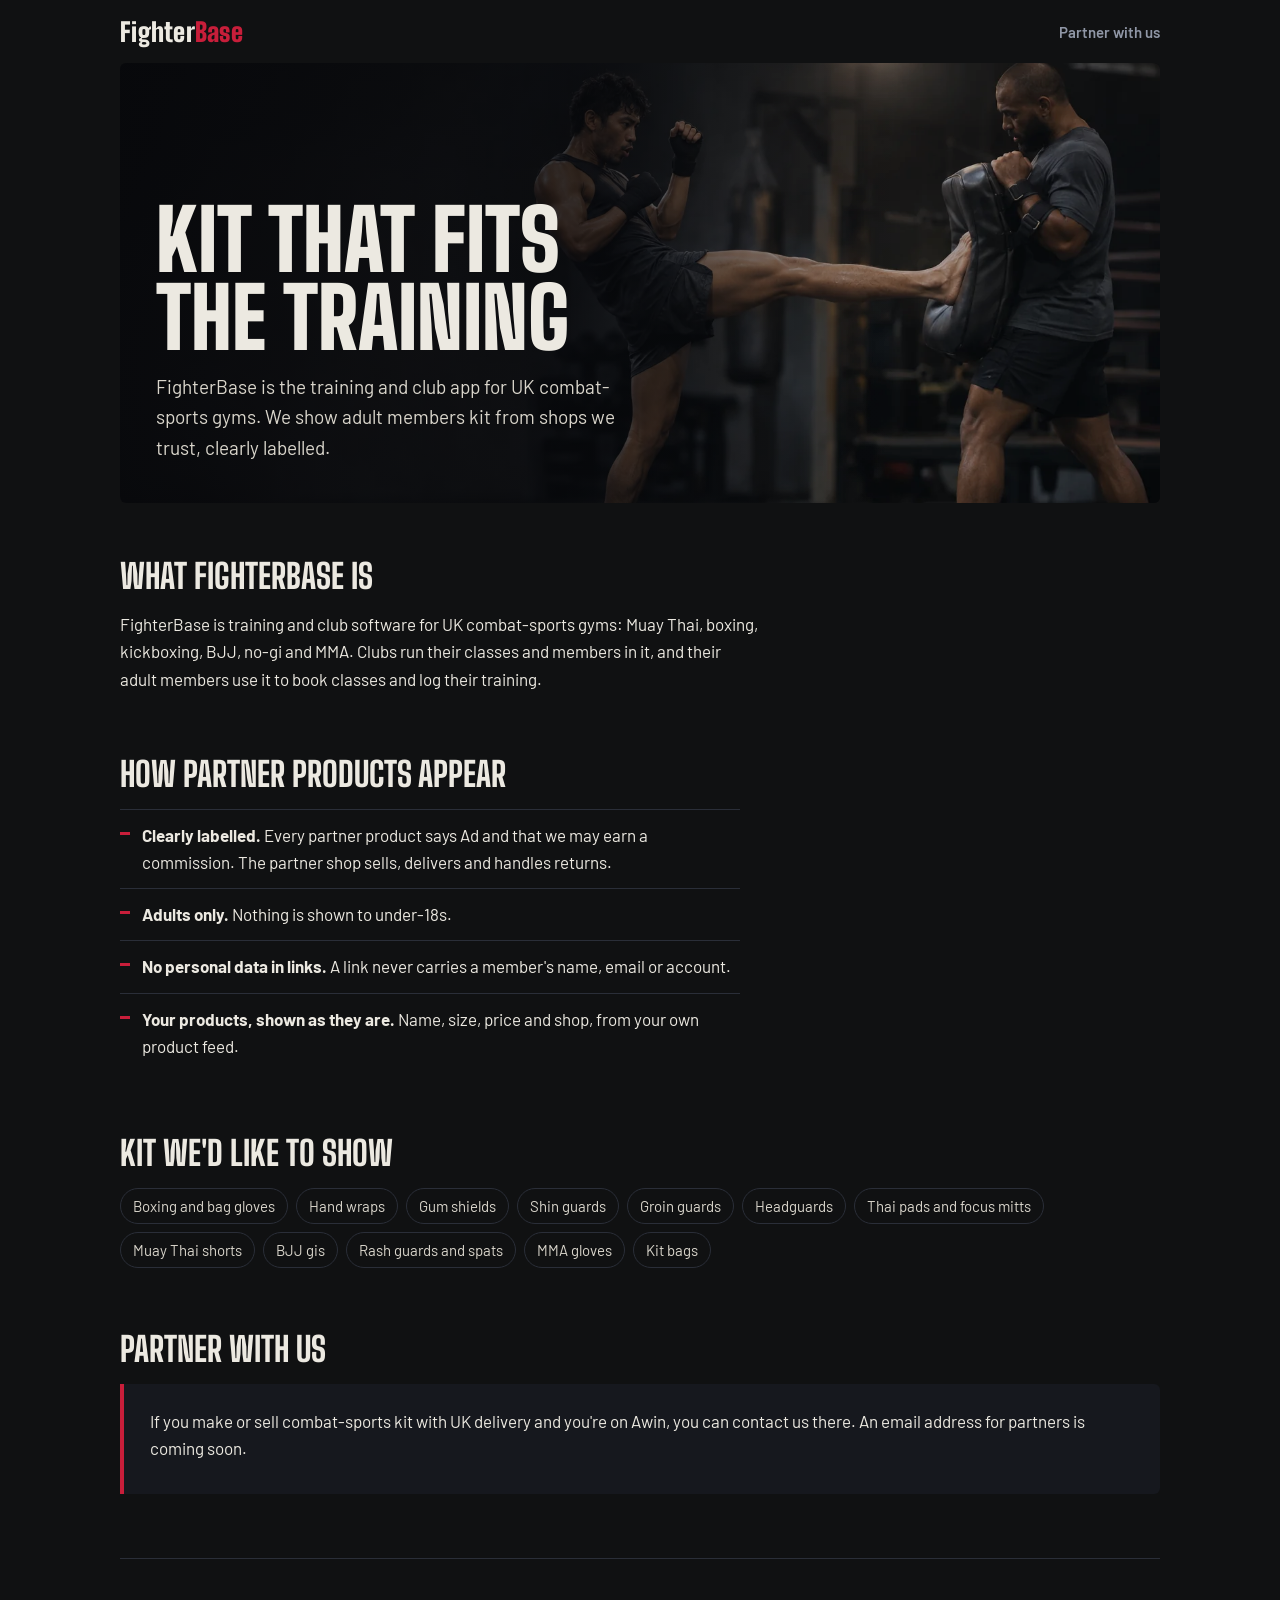
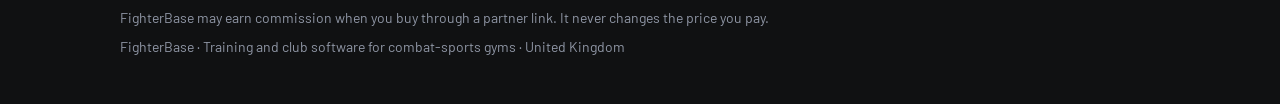
<file: partners/index.html>
<!doctype html>
<html lang="en-GB">
<head>
<meta charset="utf-8">
<meta name="viewport" content="width=device-width,initial-scale=1">
<title>Partners | FighterBase</title>
<meta name="description" content="How partner kit appears in FighterBase, the training and club app for UK combat-sports gyms, and how to work with us.">
<!-- v410 (FB-073, FB-074): kept out of search on purpose (Steve 16 Nov 21:11: keep the idea private); Awin and brands open the link directly. -->
<meta name="robots" content="noindex,nofollow">
<link rel="icon" href="/icon-64.png">
<link rel="stylesheet" href="/fonts/fonts.css"><!-- v414 (Legal PA L7): our own copy of the fonts -->
<style>
:root{--bg:#101112;--surface:#16181E;--line:#2A2E38;--fg:#ECE9E1;--muted:#9097A6;--red:#C81E3A;--red-text:#E5455C;--gold:#E8DFC8;
--display:"Big Shoulders Display","Arial Narrow",Impact,sans-serif;--body:"Barlow",system-ui,-apple-system,"Segoe UI",sans-serif}
*{box-sizing:border-box}
html{-webkit-text-size-adjust:100%}
body{margin:0;background:var(--bg);color:var(--fg);font:400 17px/1.6 var(--body)}
a{color:var(--red-text)}
a:focus-visible,button:focus-visible{outline:2px solid var(--gold);outline-offset:3px}
.wrap{max-width:1080px;margin:0 auto;padding:0 20px}
header.top{display:flex;align-items:center;justify-content:space-between;padding:18px 0}
.brand{font:900 26px/1 var(--display);letter-spacing:.01em;color:var(--fg);text-decoration:none}
.brand span{color:var(--red)}
.top nav a{color:var(--muted);text-decoration:none;font-weight:600;font-size:15px}
.top nav a:hover{color:var(--fg)}
.hero{position:relative;min-height:440px;display:flex;align-items:flex-end;border-radius:6px;overflow:hidden;background:#07080B}
.hero img{position:absolute;inset:0;width:100%;height:100%;object-fit:cover;object-position:70% 40%;opacity:.72}
.hero::after{content:"";position:absolute;inset:0;background:linear-gradient(90deg,rgba(7,8,11,.94) 0%,rgba(7,8,11,.7) 45%,rgba(7,8,11,0) 75%)}
.hero .in{position:relative;z-index:1;padding:40px 36px;max-width:560px}
h1{font:900 clamp(46px,8vw,84px)/.92 var(--display);margin:0 0 16px;text-transform:uppercase}
.lede{font-size:19px;color:#D9D5CB;margin:0}
section{padding:56px 0 8px}
h2{font:800 34px/1 var(--display);text-transform:uppercase;margin:0 0 18px}
.cols{display:grid;grid-template-columns:1fr 1fr;gap:48px}
.cols p{margin:0 0 14px;max-width:60ch}
.wide{max-width:64ch;margin:0}
ul.rules{list-style:none;padding:0;margin:0}
ul.rules li{padding:12px 0 12px 22px;border-top:1px solid var(--line);position:relative;max-width:62ch}
ul.rules li::before{content:"";position:absolute;left:0;top:22px;width:10px;height:3px;background:var(--red)}
ul.rules li b{color:var(--fg)}
.card{background:var(--surface);border:1px solid var(--line);border-radius:6px;padding:18px;max-width:360px}
.card .ad{display:inline-block;font-weight:700;font-size:12px;letter-spacing:.04em;color:#101112;background:var(--gold);border-radius:3px;padding:1px 6px;margin-bottom:10px}
.card .nm{font-weight:700;font-size:18px;margin:0}
.card .meta{color:var(--muted);font-size:14px;margin:2px 0 12px}
.card .why{font-size:15px;margin:0 0 14px}
.card .buy{display:block;text-align:center;background:var(--red);color:#fff;text-decoration:none;font-weight:700;border-radius:4px;padding:10px}
.card .note{color:var(--muted);font-size:13px;margin:10px 0 0}
.kinds{display:flex;flex-wrap:wrap;gap:8px;margin:0;padding:0;list-style:none}
.kinds li{border:1px solid var(--line);border-radius:999px;padding:5px 12px;font-size:15px;color:#D9D5CB}
.contact{background:var(--surface);border-left:4px solid var(--red);padding:24px 26px;border-radius:0 6px 6px 0;margin:8px 0 0}
.contact p{margin:0 0 8px}
.contact a.mail{font:800 26px/1.2 var(--display);text-decoration:none;color:var(--fg);border-bottom:2px solid var(--red)}
footer{color:var(--muted);font-size:14px;padding:48px 0 40px;border-top:1px solid var(--line);margin-top:56px}
footer p{margin:0 0 6px}
@media (max-width:760px){
 body{font-size:16px}
 .wrap{padding:0 16px}
 .hero{min-height:380px}
 .hero .in{padding:28px 20px}
 .hero::after{background:linear-gradient(0deg,rgba(7,8,11,.96) 0%,rgba(7,8,11,.75) 55%,rgba(7,8,11,.2) 100%)}
 .cols{grid-template-columns:1fr;gap:28px}
 section{padding:40px 0 4px}
 .contact{padding:20px 18px}
 .contact a.mail{font-size:22px;overflow-wrap:anywhere}
}
@media (prefers-reduced-motion:reduce){*{scroll-behavior:auto!important}}
</style>
</head>
<body>
<div class="wrap">
<header class="top">
 <a class="brand" href="/">Fighter<span>Base</span></a>
 <nav aria-label="Main"><a href="#contact">Partner with us</a></nav>
</header>

<div class="hero">
 <img src="hero.webp" alt="A fighter throws a front kick into a kick shield held by a training partner" width="1536" height="1024">
 <div class="in">
  <h1>Kit that fits the training</h1>
  <p class="lede">FighterBase is the training and club app for UK combat-sports gyms. We show adult members kit from shops we trust, clearly labelled.</p>
 </div>
</div>

<section aria-labelledby="what">
 <h2 id="what">What FighterBase is</h2>
 <p class="wide">FighterBase is training and club software for UK combat-sports gyms: Muay Thai, boxing, kickboxing, BJJ, no-gi and MMA. Clubs run their classes and members in it, and their adult members use it to book classes and log their training.</p>
</section>

<section id="how" aria-labelledby="how-h">
 <h2 id="how-h">How partner products appear</h2>
 <ul class="rules">
  <li><b>Clearly labelled.</b> Every partner product says Ad and that we may earn a commission. The partner shop sells, delivers and handles returns.</li>
  <li><b>Adults only.</b> Nothing is shown to under-18s.</li>
  <li><b>No personal data in links.</b> A link never carries a member's name, email or account.</li>
  <li><b>Your products, shown as they are.</b> Name, size, price and shop, from your own product feed.</li>
 </ul>
</section>

<section aria-labelledby="kit-h">
 <h2 id="kit-h">Kit we'd like to show</h2>
 <ul class="kinds">
  <li>Boxing and bag gloves</li><li>Hand wraps</li><li>Gum shields</li><li>Shin guards</li><li>Groin guards</li><li>Headguards</li>
  <li>Thai pads and focus mitts</li><li>Muay Thai shorts</li><li>BJJ gis</li><li>Rash guards and spats</li><li>MMA gloves</li><li>Kit bags</li>
 </ul>
</section>

<section id="contact" aria-labelledby="contact-h">
 <h2 id="contact-h">Partner with us</h2>
 <div class="contact">
  <p>If you make or sell combat-sports kit with UK delivery and you're on Awin, you can contact us there. An email address for partners is coming soon.</p>
 </div>
</section>

<footer>
 <p>FighterBase may earn commission when you buy through a partner link. It never changes the price you pay.</p>
 <p>FighterBase · Training and club software for combat-sports gyms · United Kingdom</p>
</footer>
</div>
</body>
</html>
</file>
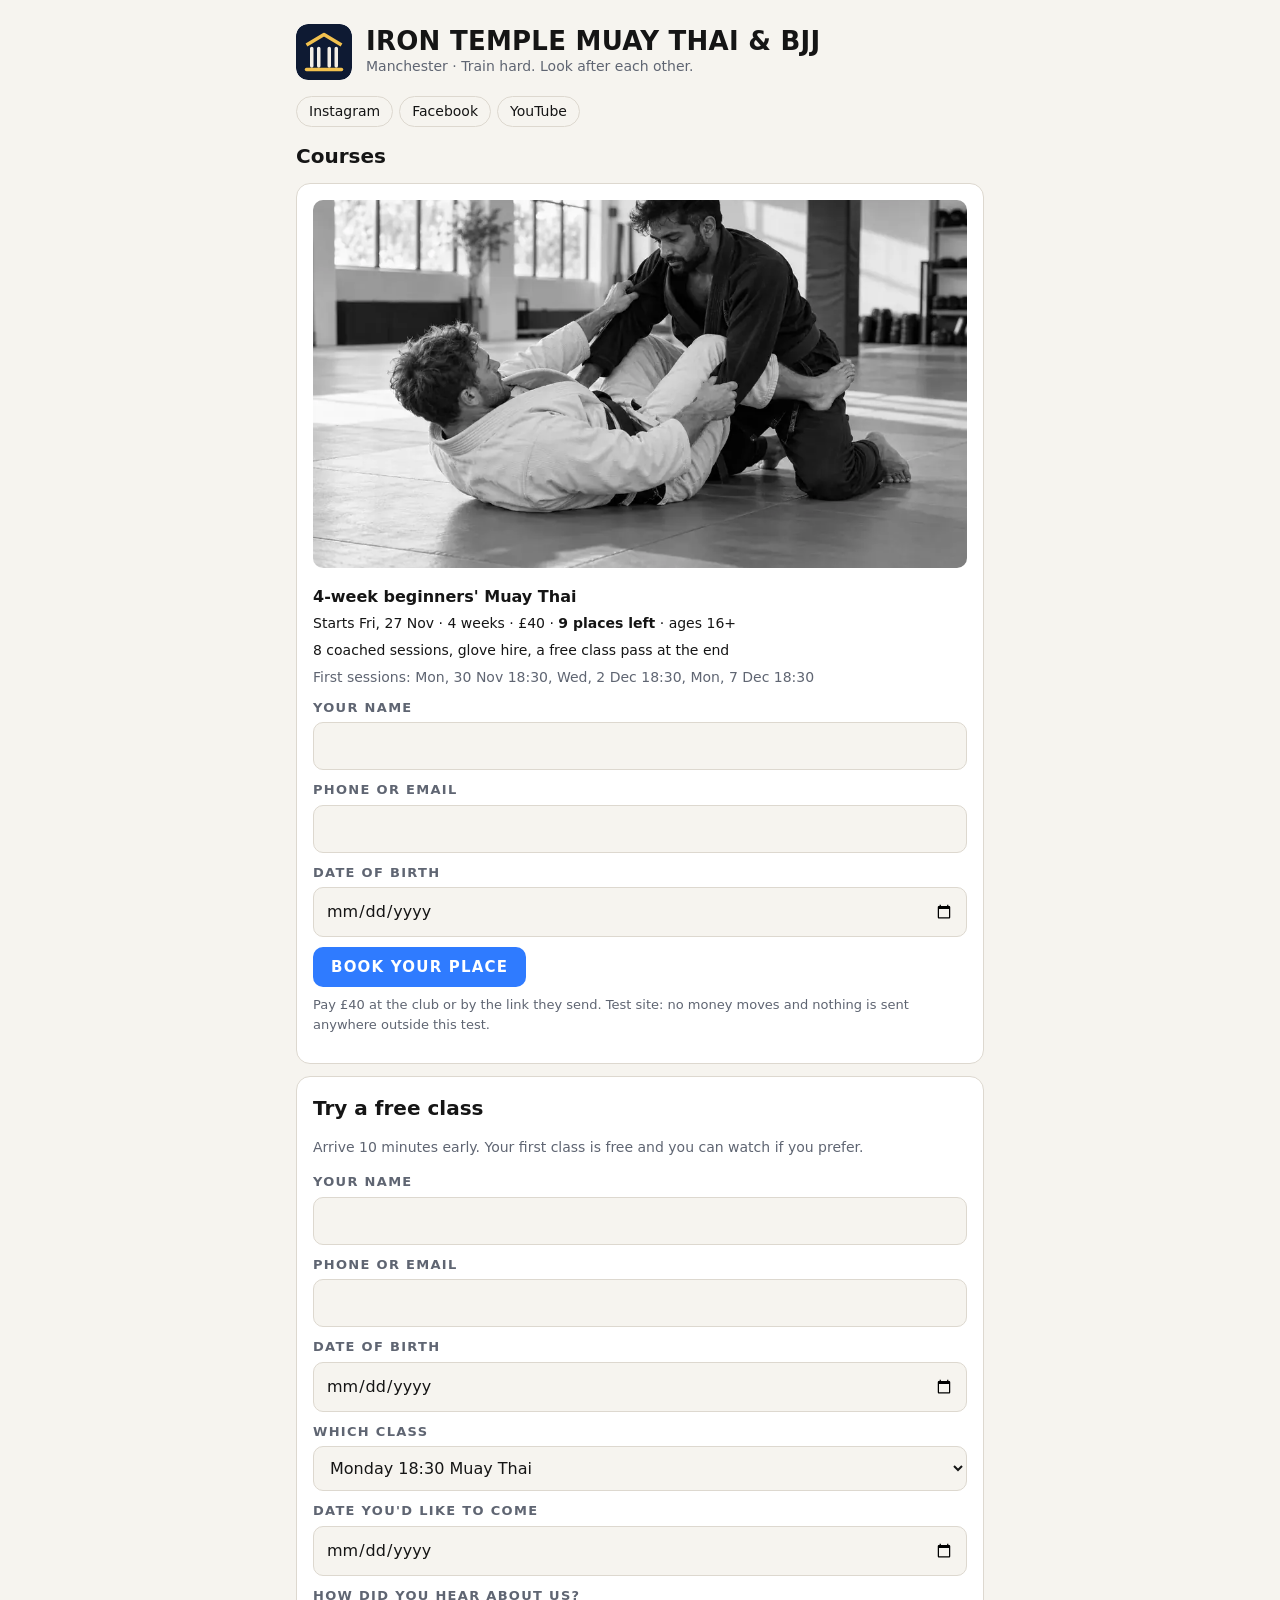
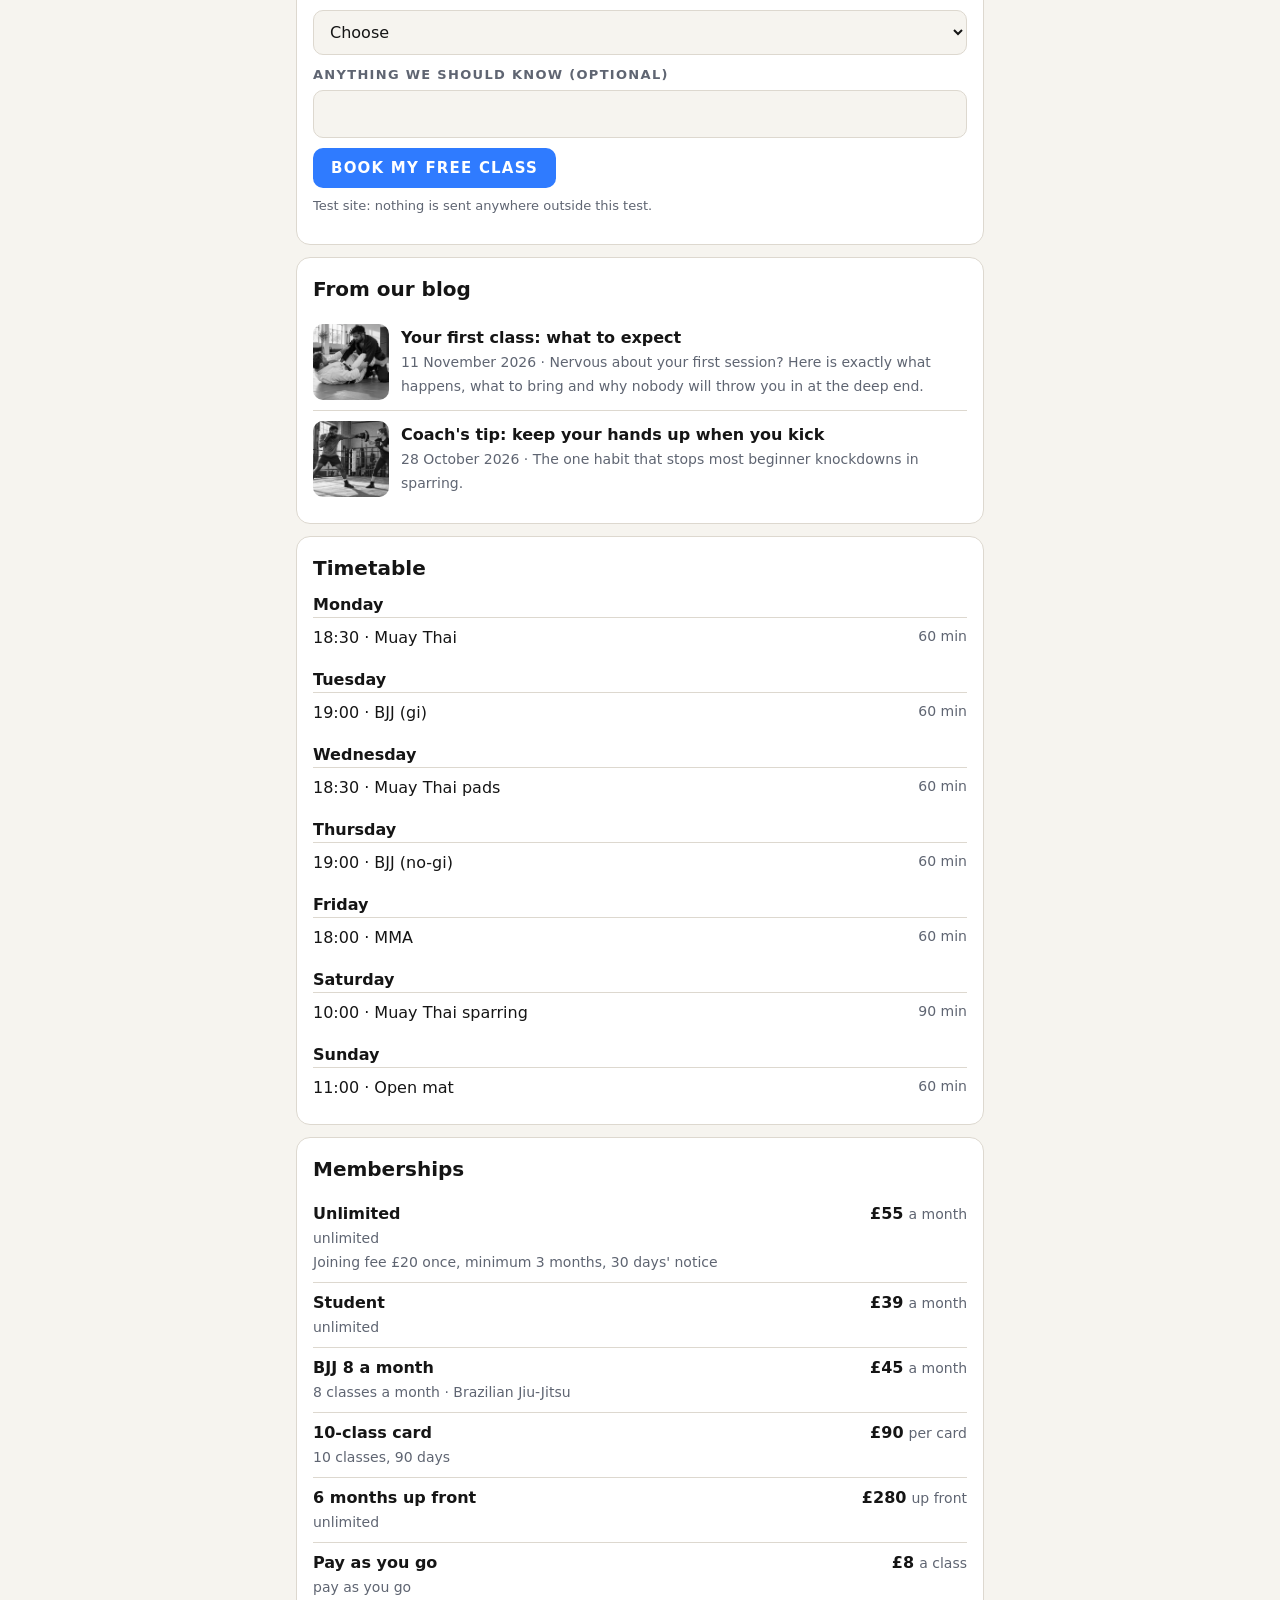
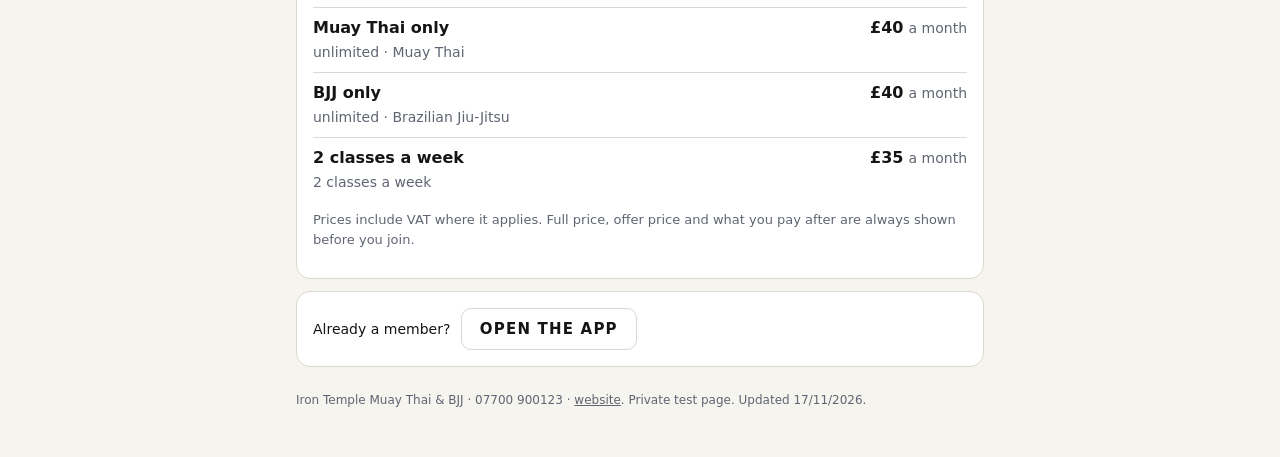
<file: public.html>
<!doctype html>
<html lang="en-GB">
<head>
<meta charset="utf-8">
<meta name="viewport" content="width=device-width,initial-scale=1,viewport-fit=cover">
<meta name="robots" content="noindex">
<title>Club page</title>
<meta name="description" content="Timetable, memberships, courses and a free first class.">
<meta name="theme-color" content="#0A0B0D">
<style>
:root{color-scheme:dark;--bg:#0B0C0F;--card:#15171C;--line:#2A2E38;--fg:#ECE9E1;--muted:#9097A6;--acc:#C81E3A;--ok:#3FC57E}
*{box-sizing:border-box}html,body{margin:0;background:var(--bg);color:var(--fg);font:16px/1.5 system-ui,-apple-system,"Segoe UI",Roboto,Arial,sans-serif}
.wrap{max-width:720px;margin:0 auto;padding:16px 16px 48px}
header{display:flex;gap:14px;align-items:center;padding:8px 0 16px}header img{width:56px;height:56px;border-radius:12px;background:#fff;object-fit:cover}
h1{margin:0;font-size:26px;line-height:1.1;text-transform:uppercase;letter-spacing:.01em}h2{font-size:20px;margin:0 0 10px}h3{font-size:16px;margin:0}
.tag{color:var(--muted);font-size:14px}
.card{background:var(--card);border:1px solid var(--line);border-radius:14px;padding:16px;margin:12px 0}
.row{display:flex;justify-content:space-between;gap:12px;padding:8px 0;border-top:1px solid var(--line);align-items:flex-start}.row:first-of-type{border-top:0}
.muted{color:var(--muted)}.small{font-size:14px}
.btn{display:inline-block;background:var(--acc);color:#fff;border:0;border-radius:10px;padding:11px 18px;font:700 15px system-ui,sans-serif;text-transform:uppercase;letter-spacing:.08em;cursor:pointer;text-decoration:none}
.btn.ghost{background:transparent;border:1px solid var(--line);color:var(--fg)}
.field{display:flex;flex-direction:column;gap:5px;margin:10px 0}label{font-size:13px;color:var(--muted);text-transform:uppercase;letter-spacing:.1em;font-weight:700}
input,select,textarea{background:var(--bg);border:1px solid var(--line);border-radius:10px;padding:11px 12px;color:var(--fg);font:inherit;width:100%}
.ok{color:var(--ok)}s{color:var(--muted)}.day{font-weight:700;margin-top:10px}
.offer{display:inline-block;background:rgba(63,197,126,.14);color:var(--ok);border-radius:999px;padding:2px 9px;font-size:12px;font-weight:700;margin-left:6px}
.note{font-size:13px;color:var(--muted);margin-top:8px}
[hidden]{display:none!important}
footer{color:var(--muted);font-size:12px;margin-top:24px}
.soc{display:flex;flex-wrap:wrap;gap:6px;margin:0 0 6px}.soc a{border:1px solid var(--line);border-radius:999px;padding:4px 12px;color:var(--fg);text-decoration:none;font-size:14px}
.post img{max-width:100%;border-radius:12px}.post h2{font-size:24px;margin:6px 0}.post h3{margin:16px 0 6px}.post blockquote{margin:12px 0;padding:6px 14px;border-left:4px solid var(--acc);font-style:italic}.post figure{margin:12px 0}.post figcaption{font-size:13px;color:var(--muted)}
.bl{display:flex;gap:12px;align-items:center;padding:10px 0;border-top:1px solid var(--line);color:var(--fg);text-decoration:none}.bl:first-of-type{border-top:0}.bl img{width:76px;height:76px;object-fit:cover;border-radius:10px;flex:none}
@media (prefers-color-scheme:light){:root{color-scheme:light;--bg:#F6F4EF;--card:#fff;--line:#DDD8CF;--fg:#151515;--muted:#5F6572}}
</style>
</head>
<body>
<div class="wrap" id="app"><p class="muted">Loading…</p></div>
<script src="public-demo.js"></script>
<script>
(function(){
var q={};location.search.slice(1).split("&").forEach(function(kv){if(!kv)return;var a=kv.split("=");q[decodeURIComponent(a[0])]=decodeURIComponent((a[1]||"").replace(/\+/g," "))});
var code=(q.club||"DEMO").toUpperCase(),src=(q.src||"").toLowerCase().slice(0,20),focus=q.course||"";
var D=null;try{D=JSON.parse(localStorage.getItem("fb_public_"+code)||"null")}catch(e){}
if(!D&&window.FB_PUBLIC_DEMO&&(code==="DEMO"||String(FB_PUBLIC_DEMO.code).toUpperCase()===code))D=FB_PUBLIC_DEMO;
var app=document.getElementById("app");
function esc(s){return String(s==null?"":s).replace(/[&<>"']/g,function(c){return {"&":"&amp;","<":"&lt;",">":"&gt;",'"':"&quot;","'":"&#39;"}[c]})}
function gbp(p){return "£"+(p/100).toFixed(2).replace(/\.00$/,"")}
function fmt(k){return k?new Date(k+"T12:00").toLocaleDateString("en-GB",{weekday:"short",day:"numeric",month:"short"}):""}
var DN=["Monday","Tuesday","Wednesday","Thursday","Friday","Saturday","Sunday"],PER={month:"a month",week:"a week",session:"a class",card:"per card",term:"up front"};
if(!D){app.innerHTML='<div class="card"><h2>Club page not found</h2><p class="muted">This is the private FighterBase test site. Open the club side of the app first, then come back to this page.</p></div>';return}
document.title=D.name;if(D.color)document.documentElement.style.setProperty("--acc",D.color);
var h='<header>'+(D.logo?'<img src="'+esc(D.logo)+'" alt="">':'')+'<div><h1>'+esc(D.name)+'</h1><div class="tag">'+esc([D.city,D.tagline].filter(Boolean).join(" · "))+'</div></div></header>';
/* social links (v276) */
var SO=D.social||{},soc=Object.keys(SO).map(function(k){var x=SO[k];return x&&/^https:\/\//.test(x.url)?'<a href="'+esc(x.url)+'" target="_blank" rel="noopener">'+esc(x.label)+'</a>':''}).join("");
if(soc)h+='<div class="soc" aria-label="Follow the club">'+soc+'</div>';
/* blog post view: #post=slug (v276) */
var hp=(location.hash.match(/post=([^&]+)/)||[])[1],BL=D.blog||[];
function lfmt(k){return k?new Date(k+"T12:00").toLocaleDateString("en-GB",{day:"numeric",month:"long",year:"numeric"}):""}
function blocks(b){if(b.t==="h")return '<h3>'+esc(b.x)+'</h3>';if(b.t==="p")return '<p>'+esc(b.x).replace(/\n/g,"<br>")+'</p>';if(b.t==="q")return '<blockquote>'+esc(b.x)+'</blockquote>';if(b.t==="li")return '<ul>'+String(b.x||"").split(/\n/).filter(Boolean).map(function(l){return '<li>'+esc(l)+'</li>'}).join("")+'</ul>';if(b.t==="btn")return /^https:\/\//.test(b.u)?'<p><a class="btn" href="'+esc(b.u)+'" target="_blank" rel="noopener">'+esc(b.x||"Find out more")+'</a></p>':'';if(b.t==="img")return '<figure><img src="'+esc(b.url)+'" alt="'+esc(b.cap||"")+'" loading="lazy">'+(b.cap?'<figcaption>'+esc(b.cap)+'</figcaption>':'')+'</figure>';return ''}
if(hp){var P=BL.filter(function(x){return x.slug===decodeURIComponent(hp)||x.id===decodeURIComponent(hp)})[0];
 if(P){document.title=P.title+" · "+D.name;var u=location.href;app.innerHTML=h+'<div class="card post">'+(P.cover?'<img src="'+esc(P.cover)+'" alt="">':'')+'<h2>'+esc(P.title)+'</h2><p class="small muted">'+esc(lfmt(P.date))+(P.author?' · '+esc(P.author):'')+'</p>'+(P.sum?'<p><b>'+esc(P.sum)+'</b></p>':'')+(P.blocks||[]).map(blocks).join("")+'<p class="small" style="margin-top:16px;display:flex;flex-wrap:wrap;gap:8px"><a class="btn ghost" href="https://wa.me/?text='+encodeURIComponent(P.title+" "+u)+'" target="_blank" rel="noopener">Share on WhatsApp</a> <a class="btn ghost" href="https://www.facebook.com/sharer/sharer.php?u='+encodeURIComponent(u)+'" target="_blank" rel="noopener">Share on Facebook</a></p></div>'+(D.trial&&D.trial.on?'<div class="card"><h2>Come and try a class</h2><p class="small">Your first class at '+esc(D.name)+' is free.</p><a class="btn" href="'+esc(location.pathname+location.search)+'#trial">Book a free class</a></div>':'')+'<p><a href="'+esc(location.pathname+location.search)+'" style="color:inherit">Back to '+esc(D.name)+'</a></p>'+(soc?'<p class="small muted" style="margin-bottom:4px">Follow '+esc(D.name)+'</p><div class="soc">'+soc+'</div>':'');window.addEventListener("hashchange",function(){location.reload()});return}
}
window.addEventListener("hashchange",function(){if(/post=/.test(location.hash))location.reload()});
/* courses first if a course is linked */
function courseCard(c){var left=c.left,full=c.places&&left===0;return '<div class="card" id="c-'+esc(c.id)+'">'+(c.pic?'<img src="'+esc(c.pic)+'" alt="" style="width:100%;aspect-ratio:16/9;object-fit:cover;border-radius:10px;margin-bottom:10px">':'')+'<h3>'+esc(c.title)+'</h3><p class="small" style="margin:4px 0 0">Starts '+fmt(c.start)+' · '+(c.weeks||4)+' weeks · '+(c.price?gbp(c.price):"Free")+(c.places?' · <b>'+left+' place'+(left===1?"":"s")+' left</b>':'')+(c.ageMin||c.ageMax?' · ages '+(c.ageMin||"")+(c.ageMax?" to "+c.ageMax:"+"):'')+'</p>'+(c.incl?'<p class="small" style="margin:6px 0 0">'+esc(c.incl)+'</p>':'')+(c.sessions&&c.sessions.length?'<p class="small muted" style="margin:6px 0 0">First sessions: '+c.sessions.map(function(s){return fmt(s.d)+" "+s.time}).join(", ")+'</p>':'')+'<form data-course="'+esc(c.id)+'" style="margin-top:10px"><div class="field"><label>Your name</label><input name="name" required maxlength="60"></div><div class="field"><label>Phone or email</label><input name="contact" required maxlength="80"></div><div class="field"><label>Date of birth</label><input name="dob" type="date" required></div><div class="field" data-parent hidden><label>Parent or guardian name and phone (under 16)</label><input name="parent" maxlength="100"></div><button class="btn" type="submit">'+(full?"Join the waiting list":"Book your place")+'</button><p class="note">'+(c.price?"Pay "+gbp(c.price)+" at the club or by the link they send. ":"")+'Test site: no money moves and nothing is sent anywhere outside this test.</p></form></div>'}
var courses=(D.courses||[]).slice();if(focus){courses.sort(function(a,b){return (a.id===focus?-1:0)-(b.id===focus?-1:0)})}
if(courses.length)h+='<h2 style="margin-top:14px">Courses</h2>'+courses.map(courseCard).join("");
/* trial form */
if(D.trial&&D.trial.on){h+='<div class="card" id="trial"><h2>Try a free class</h2>'+(D.trial.note?'<p class="small muted">'+esc(D.trial.note)+'</p>':'')+'<form data-trial><div class="field"><label>Your name</label><input name="name" required maxlength="60"></div><div class="field"><label>Phone or email</label><input name="contact" required maxlength="80"></div><div class="field"><label>Date of birth</label><input name="dob" type="date" required></div><div class="field" data-parent hidden><label>Parent or guardian name and phone (under 16)</label><input name="parent" maxlength="100"></div><div class="field"><label>Which class</label><select name="cls">'+(D.timetable||[]).map(function(x){return '<option>'+esc(DN[x.dow]+" "+x.time+" "+x.title)+'</option>'}).join("")+'</select></div><div class="field"><label>Date you\'d like to come</label><input name="date" type="date"></div><div class="field"><label>How did you hear about us?</label><select name="how" required><option value="">Choose</option><option>Instagram</option><option>Facebook</option><option>Google</option><option>A friend</option><option>Walked past</option><option>Poster or flyer</option><option>Other</option></select></div><div class="field"><label>Anything we should know (optional)</label><input name="note" maxlength="160"></div><button class="btn" type="submit">Book my free class</button><p class="note">Test site: nothing is sent anywhere outside this test.</p></form></div>'}
/* blog (v276) */
if(BL.length){h+='<div class="card"><h2>From our blog</h2>'+BL.slice(0,5).map(function(x){return '<a class="bl" href="#post='+encodeURIComponent(x.slug||x.id)+'">'+(x.cover?'<img src="'+esc(x.cover)+'" alt="">':'')+'<span><b>'+esc(x.title)+'</b><br><span class="small muted">'+esc(lfmt(x.date))+(x.sum?' · '+esc(x.sum):'')+'</span></span></a>'}).join("")+'</div>'}
/* timetable */
if((D.timetable||[]).length){h+='<div class="card"><h2>Timetable</h2>';for(var d=0;d<7;d++){var cl=D.timetable.filter(function(x){return x.dow===d}).sort(function(a,b){return a.time.localeCompare(b.time)});if(!cl.length)continue;h+='<div class="day">'+DN[d]+'</div>'+cl.map(function(x){return '<div class="row"><span>'+esc(x.time)+' · '+esc(x.title)+(x.kids?' <span class="muted small">(kids)</span>':'')+'</span><span class="muted small">'+(x.mins||60)+' min</span></div>'}).join("")}h+='</div>'}
/* hours */
if(D.hours){h+='<div class="card"><h2>Opening hours</h2>'+D.hours.map(function(x,i){return '<div class="row"><span>'+DN[i]+'</span><span>'+(x&&x.o?esc(x.o+" to "+x.c):"Closed")+'</span></div>'}).join("")+'</div>'}
/* plans */
if((D.plans||[]).length){h+='<div class="card"><h2>Memberships</h2>'+D.plans.map(function(p){var o=p.offer,terms=[];if(p.jf)terms.push("Joining fee "+gbp(p.jf)+" once");if(p.minM)terms.push("minimum "+p.minM+" months");if(p.notice)terms.push(p.notice+" days' notice");var what=p.kind==="pw"?p.pw+" classes a week":p.kind==="pm"?p.pm+" classes a month":p.kind==="card"?p.cn+" classes"+(p.cexp?", "+p.cexp+" days":""):p.kind==="payg"?"pay as you go":"unlimited";return '<div class="row"><span><b>'+esc(p.name)+'</b><br><span class="small muted">'+esc(what)+(p.sp&&p.sp.length?' · '+esc(p.sp.join(", ")):'')+(terms.length?'<br>'+esc(terms.join(", ")):'')+'</span></span><span style="text-align:right">'+(o?'<s>'+gbp(p.amt)+'</s> <b class="ok">'+gbp(o.amt)+'</b><br><span class="small muted">'+esc(o.name)+(o.end?' until '+fmt(o.end)+', then '+gbp(p.amt):'')+'</span>':'<b>'+gbp(p.amt)+'</b>')+' <span class="small muted">'+(PER[p.per]||p.per)+'</span></span></div>'}).join("")+'<p class="note">Prices include VAT where it applies. Full price, offer price and what you pay after are always shown before you join.</p></div>'}
h+='<div class="card"><p class="small" style="margin:0">Already a member? <a class="btn ghost" href="'+esc(D.join)+(src?"&src="+encodeURIComponent(src):"")+'" style="margin-left:6px">Open the app</a></p></div>';
h+='<footer>'+esc(D.name)+(D.phone?' · '+esc(D.phone):'')+(D.site?' · <a href="'+esc(D.site)+'" style="color:inherit">website</a>':'')+'. Private test page. Updated '+new Date(D.updated).toLocaleDateString("en-GB")+'.</footer>';
app.innerHTML=h;
if(location.hash==="#trial"){var tr=document.getElementById("trial");if(tr)tr.scrollIntoView()}
/* under-16 shows the parent field */
app.addEventListener("input",function(ev){var t=ev.target;if(t.name!=="dob")return;var f=t.closest("form"),p=f&&f.querySelector("[data-parent]");if(!p||!t.value)return;var age=(Date.now()-new Date(t.value+"T12:00"))/31557600000;p.hidden=!(age<16);if(age<16)p.querySelector("input").required=true});
app.addEventListener("submit",function(ev){ev.preventDefault();var f=ev.target,g=function(n){var x=f.querySelector('[name="'+n+'"]');return x?x.value.trim():""};var dob=g("dob");var age=dob?(Date.now()-new Date(dob+"T12:00"))/31557600000:99;if(age<16&&!g("parent")){alert("Please add a parent or guardian's name and phone.");return}
 var item={club:code,at:new Date().toISOString(),src:src,name:g("name").slice(0,60),contact:g("contact").slice(0,80),dob:dob,parent:g("parent").slice(0,100)};
 if(f.hasAttribute("data-trial")){item.kind="trial";item.cls=g("cls");item.date=g("date");item.how=g("how");item.note=g("note")}else{item.kind="course";item.course=f.getAttribute("data-course")}
 try{var L=JSON.parse(localStorage.getItem("fb_public_inbox")||"[]");L.push(item);localStorage.setItem("fb_public_inbox",JSON.stringify(L))}catch(e){}
 f.innerHTML='<p class="ok"><b>Thanks, '+esc(item.name.split(" ")[0])+'.</b> '+(item.kind==="trial"?"The club will confirm your free class by phone or email.":"Your place is booked. The club will confirm and tell you how to pay.")+'</p><p class="note">On the real site you would also get an email. On this test site the club sees it next time they open their app on this device.</p>'});
})();
</script>
</body>
</html>
</file>
<file: fonts/fonts.css>
/* FighterBase v414 (Legal PA L7, 17 Nov 2026): the app's fonts served from our own site, so no visitor's IP address goes to Google.
   Big Shoulders Display, Barlow, Barlow Condensed and IBM Plex Mono, SIL Open Font License 1.1 (see the OFL files here),
   from the Fontsource 5.3.0 packages; latin and latin-ext only; woff2. */
@font-face {
  font-family: 'Big Shoulders Display';
  font-style: normal;
  font-display: swap;
  font-weight: 700;
  src: url(./big-shoulders-display-latin-ext-700-normal.woff2) format('woff2');
  unicode-range: U+0100-02BA,U+02BD-02C5,U+02C7-02CC,U+02CE-02D7,U+02DD-02FF,U+0304,U+0308,U+0329,U+1D00-1DBF,U+1E00-1E9F,U+1EF2-1EFF,U+2020,U+20A0-20AB,U+20AD-20C0,U+2113,U+2C60-2C7F,U+A720-A7FF;
}
@font-face {
  font-family: 'Big Shoulders Display';
  font-style: normal;
  font-display: swap;
  font-weight: 700;
  src: url(./big-shoulders-display-latin-700-normal.woff2) format('woff2');
  unicode-range: U+0000-00FF,U+0131,U+0152-0153,U+02BB-02BC,U+02C6,U+02DA,U+02DC,U+0304,U+0308,U+0329,U+2000-206F,U+20AC,U+2122,U+2191,U+2193,U+2212,U+2215,U+FEFF,U+FFFD;
}
@font-face {
  font-family: 'Big Shoulders Display';
  font-style: normal;
  font-display: swap;
  font-weight: 800;
  src: url(./big-shoulders-display-latin-ext-800-normal.woff2) format('woff2');
  unicode-range: U+0100-02BA,U+02BD-02C5,U+02C7-02CC,U+02CE-02D7,U+02DD-02FF,U+0304,U+0308,U+0329,U+1D00-1DBF,U+1E00-1E9F,U+1EF2-1EFF,U+2020,U+20A0-20AB,U+20AD-20C0,U+2113,U+2C60-2C7F,U+A720-A7FF;
}
@font-face {
  font-family: 'Big Shoulders Display';
  font-style: normal;
  font-display: swap;
  font-weight: 800;
  src: url(./big-shoulders-display-latin-800-normal.woff2) format('woff2');
  unicode-range: U+0000-00FF,U+0131,U+0152-0153,U+02BB-02BC,U+02C6,U+02DA,U+02DC,U+0304,U+0308,U+0329,U+2000-206F,U+20AC,U+2122,U+2191,U+2193,U+2212,U+2215,U+FEFF,U+FFFD;
}
@font-face {
  font-family: 'Big Shoulders Display';
  font-style: normal;
  font-display: swap;
  font-weight: 900;
  src: url(./big-shoulders-display-latin-ext-900-normal.woff2) format('woff2');
  unicode-range: U+0100-02BA,U+02BD-02C5,U+02C7-02CC,U+02CE-02D7,U+02DD-02FF,U+0304,U+0308,U+0329,U+1D00-1DBF,U+1E00-1E9F,U+1EF2-1EFF,U+2020,U+20A0-20AB,U+20AD-20C0,U+2113,U+2C60-2C7F,U+A720-A7FF;
}
@font-face {
  font-family: 'Big Shoulders Display';
  font-style: normal;
  font-display: swap;
  font-weight: 900;
  src: url(./big-shoulders-display-latin-900-normal.woff2) format('woff2');
  unicode-range: U+0000-00FF,U+0131,U+0152-0153,U+02BB-02BC,U+02C6,U+02DA,U+02DC,U+0304,U+0308,U+0329,U+2000-206F,U+20AC,U+2122,U+2191,U+2193,U+2212,U+2215,U+FEFF,U+FFFD;
}
@font-face {
  font-family: 'Barlow';
  font-style: normal;
  font-display: swap;
  font-weight: 400;
  src: url(./barlow-latin-ext-400-normal.woff2) format('woff2');
  unicode-range: U+0100-02BA,U+02BD-02C5,U+02C7-02CC,U+02CE-02D7,U+02DD-02FF,U+0304,U+0308,U+0329,U+1D00-1DBF,U+1E00-1E9F,U+1EF2-1EFF,U+2020,U+20A0-20AB,U+20AD-20C0,U+2113,U+2C60-2C7F,U+A720-A7FF;
}
@font-face {
  font-family: 'Barlow';
  font-style: normal;
  font-display: swap;
  font-weight: 400;
  src: url(./barlow-latin-400-normal.woff2) format('woff2');
  unicode-range: U+0000-00FF,U+0131,U+0152-0153,U+02BB-02BC,U+02C6,U+02DA,U+02DC,U+0304,U+0308,U+0329,U+2000-206F,U+20AC,U+2122,U+2191,U+2193,U+2212,U+2215,U+FEFF,U+FFFD;
}
@font-face {
  font-family: 'Barlow';
  font-style: normal;
  font-display: swap;
  font-weight: 500;
  src: url(./barlow-latin-ext-500-normal.woff2) format('woff2');
  unicode-range: U+0100-02BA,U+02BD-02C5,U+02C7-02CC,U+02CE-02D7,U+02DD-02FF,U+0304,U+0308,U+0329,U+1D00-1DBF,U+1E00-1E9F,U+1EF2-1EFF,U+2020,U+20A0-20AB,U+20AD-20C0,U+2113,U+2C60-2C7F,U+A720-A7FF;
}
@font-face {
  font-family: 'Barlow';
  font-style: normal;
  font-display: swap;
  font-weight: 500;
  src: url(./barlow-latin-500-normal.woff2) format('woff2');
  unicode-range: U+0000-00FF,U+0131,U+0152-0153,U+02BB-02BC,U+02C6,U+02DA,U+02DC,U+0304,U+0308,U+0329,U+2000-206F,U+20AC,U+2122,U+2191,U+2193,U+2212,U+2215,U+FEFF,U+FFFD;
}
@font-face {
  font-family: 'Barlow';
  font-style: normal;
  font-display: swap;
  font-weight: 600;
  src: url(./barlow-latin-ext-600-normal.woff2) format('woff2');
  unicode-range: U+0100-02BA,U+02BD-02C5,U+02C7-02CC,U+02CE-02D7,U+02DD-02FF,U+0304,U+0308,U+0329,U+1D00-1DBF,U+1E00-1E9F,U+1EF2-1EFF,U+2020,U+20A0-20AB,U+20AD-20C0,U+2113,U+2C60-2C7F,U+A720-A7FF;
}
@font-face {
  font-family: 'Barlow';
  font-style: normal;
  font-display: swap;
  font-weight: 600;
  src: url(./barlow-latin-600-normal.woff2) format('woff2');
  unicode-range: U+0000-00FF,U+0131,U+0152-0153,U+02BB-02BC,U+02C6,U+02DA,U+02DC,U+0304,U+0308,U+0329,U+2000-206F,U+20AC,U+2122,U+2191,U+2193,U+2212,U+2215,U+FEFF,U+FFFD;
}
@font-face {
  font-family: 'Barlow';
  font-style: normal;
  font-display: swap;
  font-weight: 700;
  src: url(./barlow-latin-ext-700-normal.woff2) format('woff2');
  unicode-range: U+0100-02BA,U+02BD-02C5,U+02C7-02CC,U+02CE-02D7,U+02DD-02FF,U+0304,U+0308,U+0329,U+1D00-1DBF,U+1E00-1E9F,U+1EF2-1EFF,U+2020,U+20A0-20AB,U+20AD-20C0,U+2113,U+2C60-2C7F,U+A720-A7FF;
}
@font-face {
  font-family: 'Barlow';
  font-style: normal;
  font-display: swap;
  font-weight: 700;
  src: url(./barlow-latin-700-normal.woff2) format('woff2');
  unicode-range: U+0000-00FF,U+0131,U+0152-0153,U+02BB-02BC,U+02C6,U+02DA,U+02DC,U+0304,U+0308,U+0329,U+2000-206F,U+20AC,U+2122,U+2191,U+2193,U+2212,U+2215,U+FEFF,U+FFFD;
}
@font-face {
  font-family: 'Barlow Condensed';
  font-style: normal;
  font-display: swap;
  font-weight: 500;
  src: url(./barlow-condensed-latin-ext-500-normal.woff2) format('woff2');
  unicode-range: U+0100-02BA,U+02BD-02C5,U+02C7-02CC,U+02CE-02D7,U+02DD-02FF,U+0304,U+0308,U+0329,U+1D00-1DBF,U+1E00-1E9F,U+1EF2-1EFF,U+2020,U+20A0-20AB,U+20AD-20C0,U+2113,U+2C60-2C7F,U+A720-A7FF;
}
@font-face {
  font-family: 'Barlow Condensed';
  font-style: normal;
  font-display: swap;
  font-weight: 500;
  src: url(./barlow-condensed-latin-500-normal.woff2) format('woff2');
  unicode-range: U+0000-00FF,U+0131,U+0152-0153,U+02BB-02BC,U+02C6,U+02DA,U+02DC,U+0304,U+0308,U+0329,U+2000-206F,U+20AC,U+2122,U+2191,U+2193,U+2212,U+2215,U+FEFF,U+FFFD;
}
@font-face {
  font-family: 'Barlow Condensed';
  font-style: normal;
  font-display: swap;
  font-weight: 600;
  src: url(./barlow-condensed-latin-ext-600-normal.woff2) format('woff2');
  unicode-range: U+0100-02BA,U+02BD-02C5,U+02C7-02CC,U+02CE-02D7,U+02DD-02FF,U+0304,U+0308,U+0329,U+1D00-1DBF,U+1E00-1E9F,U+1EF2-1EFF,U+2020,U+20A0-20AB,U+20AD-20C0,U+2113,U+2C60-2C7F,U+A720-A7FF;
}
@font-face {
  font-family: 'Barlow Condensed';
  font-style: normal;
  font-display: swap;
  font-weight: 600;
  src: url(./barlow-condensed-latin-600-normal.woff2) format('woff2');
  unicode-range: U+0000-00FF,U+0131,U+0152-0153,U+02BB-02BC,U+02C6,U+02DA,U+02DC,U+0304,U+0308,U+0329,U+2000-206F,U+20AC,U+2122,U+2191,U+2193,U+2212,U+2215,U+FEFF,U+FFFD;
}
@font-face {
  font-family: 'Barlow Condensed';
  font-style: normal;
  font-display: swap;
  font-weight: 700;
  src: url(./barlow-condensed-latin-ext-700-normal.woff2) format('woff2');
  unicode-range: U+0100-02BA,U+02BD-02C5,U+02C7-02CC,U+02CE-02D7,U+02DD-02FF,U+0304,U+0308,U+0329,U+1D00-1DBF,U+1E00-1E9F,U+1EF2-1EFF,U+2020,U+20A0-20AB,U+20AD-20C0,U+2113,U+2C60-2C7F,U+A720-A7FF;
}
@font-face {
  font-family: 'Barlow Condensed';
  font-style: normal;
  font-display: swap;
  font-weight: 700;
  src: url(./barlow-condensed-latin-700-normal.woff2) format('woff2');
  unicode-range: U+0000-00FF,U+0131,U+0152-0153,U+02BB-02BC,U+02C6,U+02DA,U+02DC,U+0304,U+0308,U+0329,U+2000-206F,U+20AC,U+2122,U+2191,U+2193,U+2212,U+2215,U+FEFF,U+FFFD;
}
@font-face {
  font-family: 'IBM Plex Mono';
  font-style: normal;
  font-display: swap;
  font-weight: 500;
  src: url(./ibm-plex-mono-latin-ext-500-normal.woff2) format('woff2');
  unicode-range: U+0100-02BA,U+02BD-02C5,U+02C7-02CC,U+02CE-02D7,U+02DD-02FF,U+0304,U+0308,U+0329,U+1D00-1DBF,U+1E00-1E9F,U+1EF2-1EFF,U+2020,U+20A0-20AB,U+20AD-20C0,U+2113,U+2C60-2C7F,U+A720-A7FF;
}
@font-face {
  font-family: 'IBM Plex Mono';
  font-style: normal;
  font-display: swap;
  font-weight: 500;
  src: url(./ibm-plex-mono-latin-500-normal.woff2) format('woff2');
  unicode-range: U+0000-00FF,U+0131,U+0152-0153,U+02BB-02BC,U+02C6,U+02DA,U+02DC,U+0304,U+0308,U+0329,U+2000-206F,U+20AC,U+2122,U+2191,U+2193,U+2212,U+2215,U+FEFF,U+FFFD;
}
@font-face {
  font-family: 'IBM Plex Mono';
  font-style: normal;
  font-display: swap;
  font-weight: 600;
  src: url(./ibm-plex-mono-latin-ext-600-normal.woff2) format('woff2');
  unicode-range: U+0100-02BA,U+02BD-02C5,U+02C7-02CC,U+02CE-02D7,U+02DD-02FF,U+0304,U+0308,U+0329,U+1D00-1DBF,U+1E00-1E9F,U+1EF2-1EFF,U+2020,U+20A0-20AB,U+20AD-20C0,U+2113,U+2C60-2C7F,U+A720-A7FF;
}
@font-face {
  font-family: 'IBM Plex Mono';
  font-style: normal;
  font-display: swap;
  font-weight: 600;
  src: url(./ibm-plex-mono-latin-600-normal.woff2) format('woff2');
  unicode-range: U+0000-00FF,U+0131,U+0152-0153,U+02BB-02BC,U+02C6,U+02DA,U+02DC,U+0304,U+0308,U+0329,U+2000-206F,U+20AC,U+2122,U+2191,U+2193,U+2212,U+2215,U+FEFF,U+FFFD;
}
</file>
